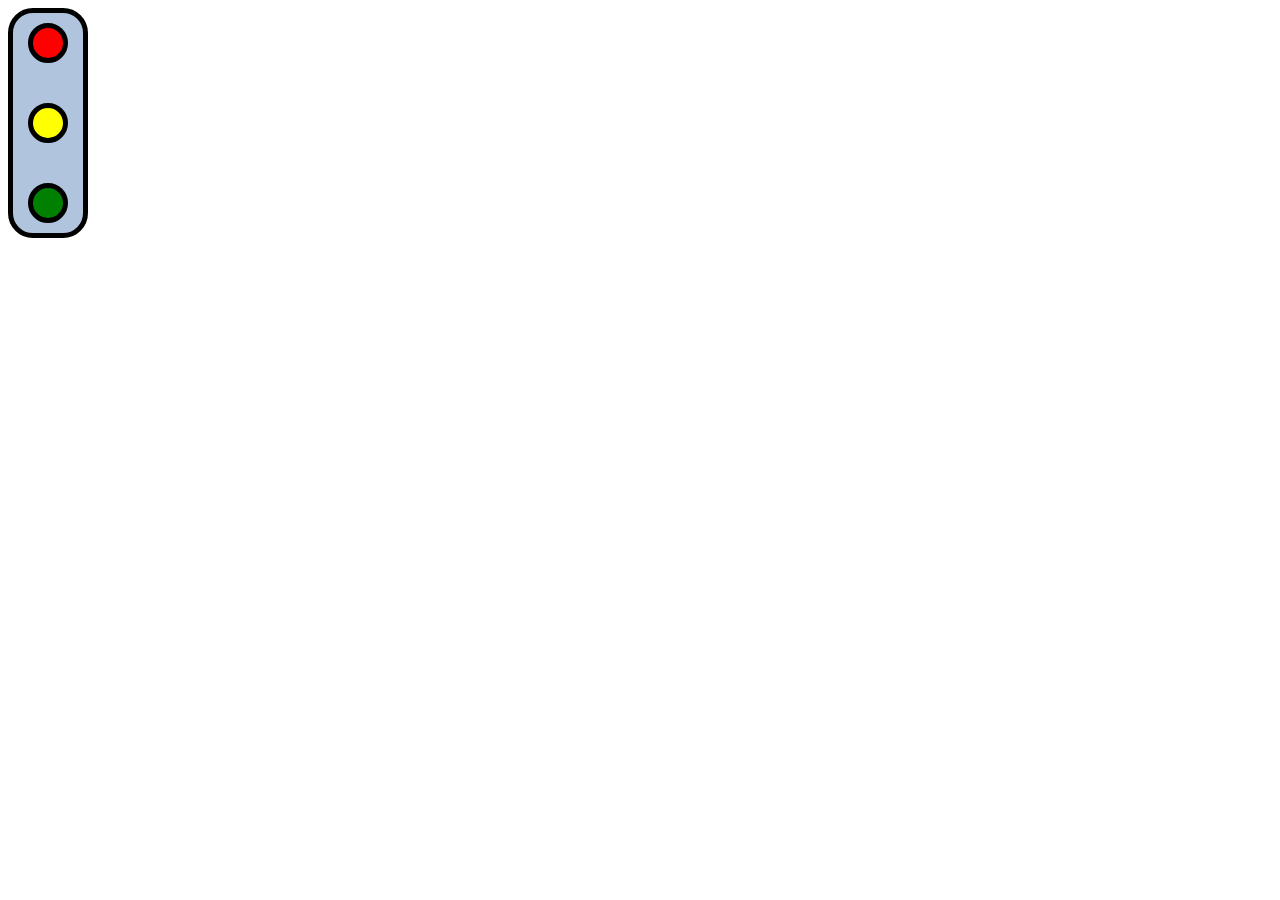
<file: sm10/index.html>
<!DOCTYPE html>
<html>

<head>
    <meta charset="utf-8">
    <title>Светофор</title>
    <link rel="stylesheet" href="style.css">
</head>

<body>
    <div class="svetofor">
        <div class="red"></div>
        <div class="yellow"></div>
        <div class="green"></div>
    </div>
    <script>
        document.addEventListener("DOMContentLoaded", (event) => {
            setInterval(()=>{
                setTimeout(()=>{
                    document.querySelector('.red').style.background = 'red';
                    document.querySelector('.yellow').style.background = 'yellow';
                    document.querySelector('.green').style.background = 'green';
                }, 0);
                setTimeout(()=>{
                    document.querySelector('.red').style.background = 'red';
                    document.querySelector('.yellow').style.background = 'none';
                    document.querySelector('.green').style.background = 'none';
                }, 1000);

                setTimeout(()=>{
                    document.querySelector('.red').style.background = 'none';
                    document.querySelector('.yellow').style.background = 'yellow';
                    document.querySelector('.green').style.background = 'none';
                }, 2000);

                setTimeout(()=>{
                    document.querySelector('.red').style.background = 'none';
                    document.querySelector('.yellow').style.background = 'none';
                    document.querySelector('.green').style.background = 'green';
                }, 3000);
                setTimeout(()=>{
                    document.querySelector('.red').style.background = 'red';
                    document.querySelector('.yellow').style.background = 'yellow';
                    document.querySelector('.green').style.background = 'green';
                }, 4000);
            }, 5000);
        });
    </script>
</body>

</html>
</file>
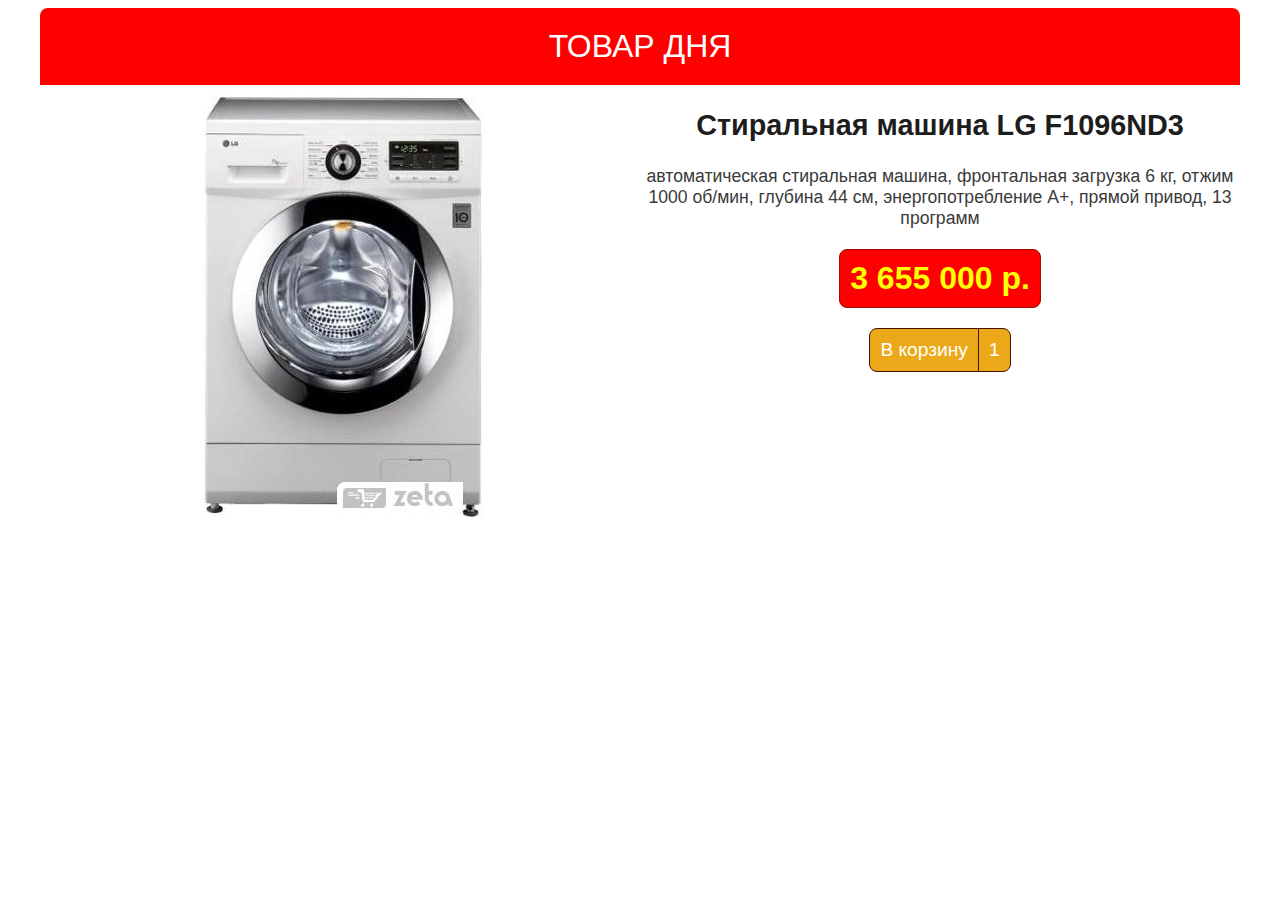
<file: sm11/index.html>
<!DOCTYPE html>
<html>

<head>
    <meta charset="utf-8">
    <title>Стиральная машина</title>
    <link rel="stylesheet" href="style.css">
</head>

<body>
    <div class="container">
        <div class="tovar">
            <div class="heading">
                Товар дня
            </div>
            <div class="content">
                <div class="image">
                    <img src="photo.png" alt="Стиральная машина">
                </div>
                <div class="info">
                    <h2>
                        Стиральная машина LG F1096ND3
                    </h2>
                    <p class="description">
                        автоматическая стиральная машина, фронтальная загрузка 6 кг, отжим 1000 об/мин, глубина 44 см, энергопотребление A+, прямой привод, 13 программ
                    </p>
                    <div class="price">3&nbsp;655&nbsp;000 р.</div>
                    <div class="cart">
                        <span>В корзину</span>
                        <span>
                            1
                        </span>
                    </div>
                </div>
            </div>
        </div>
    </div>
    
    
</body>

</html>
</file>
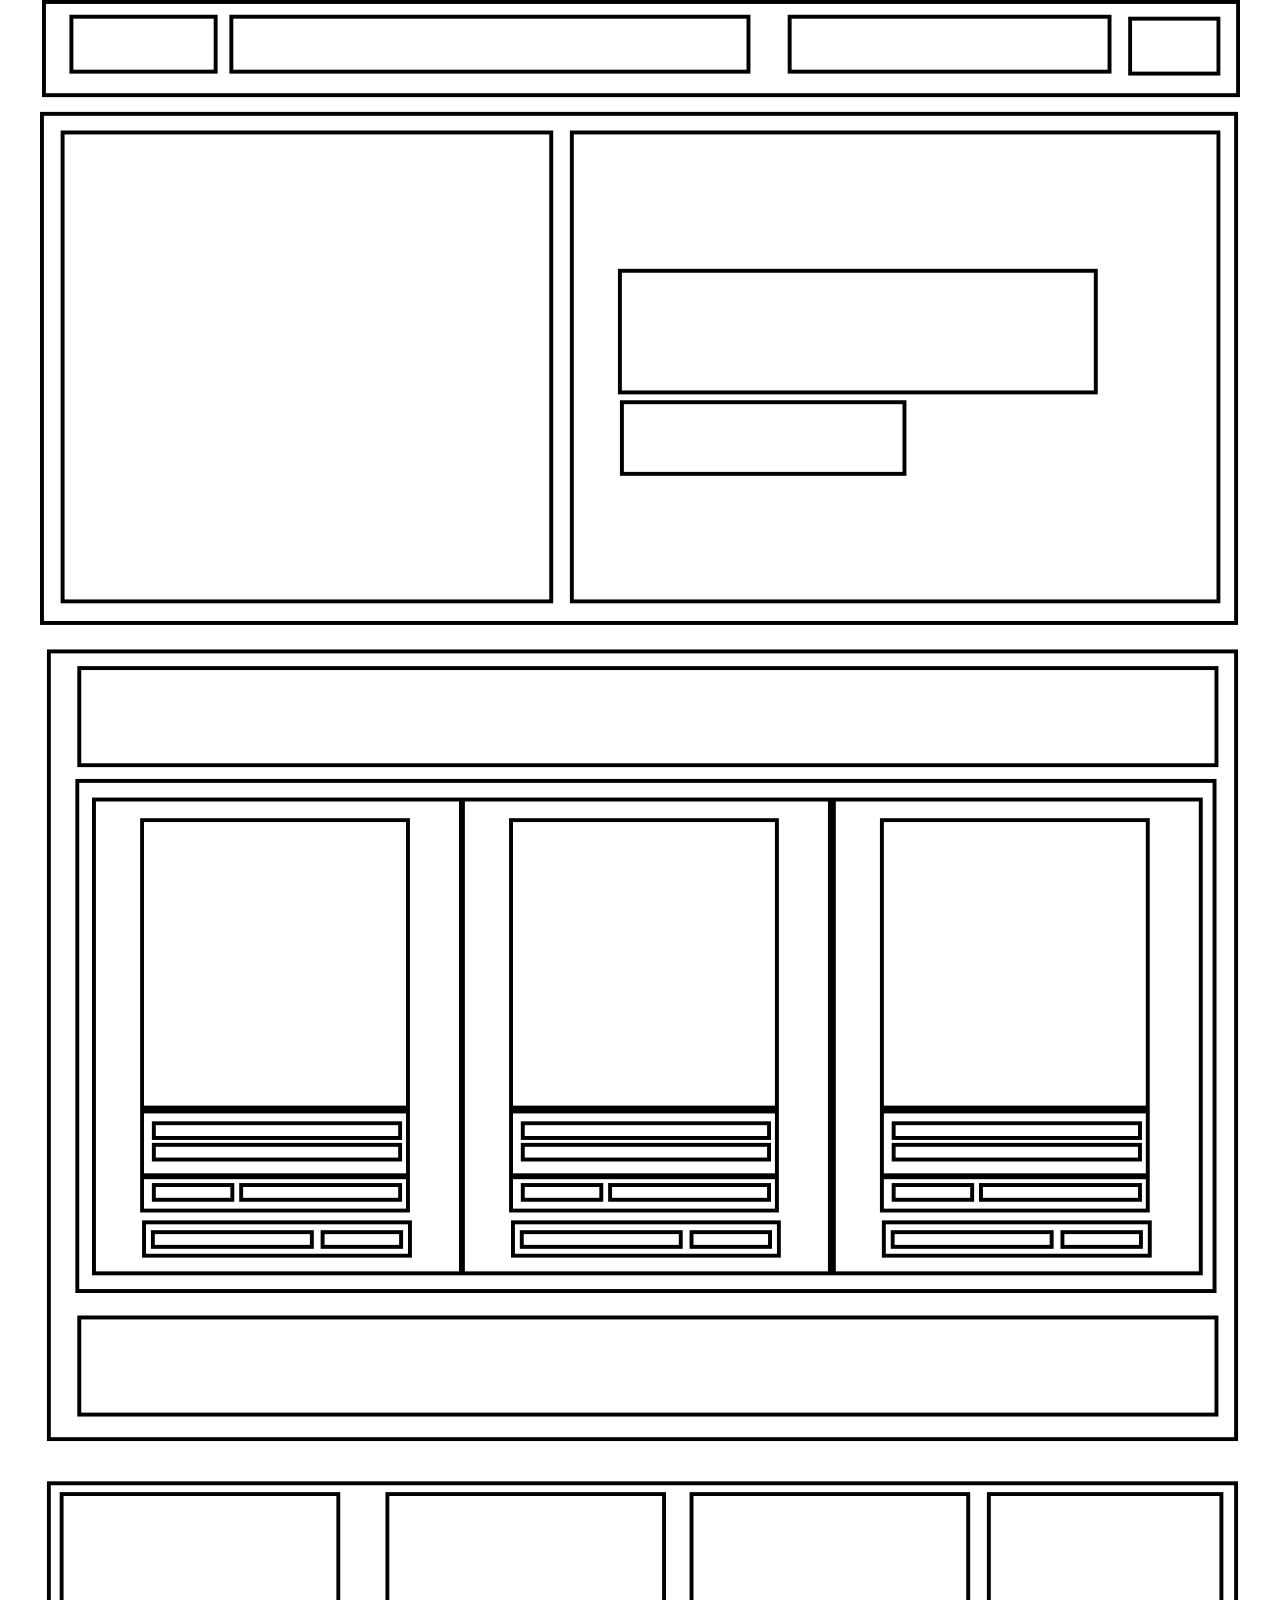
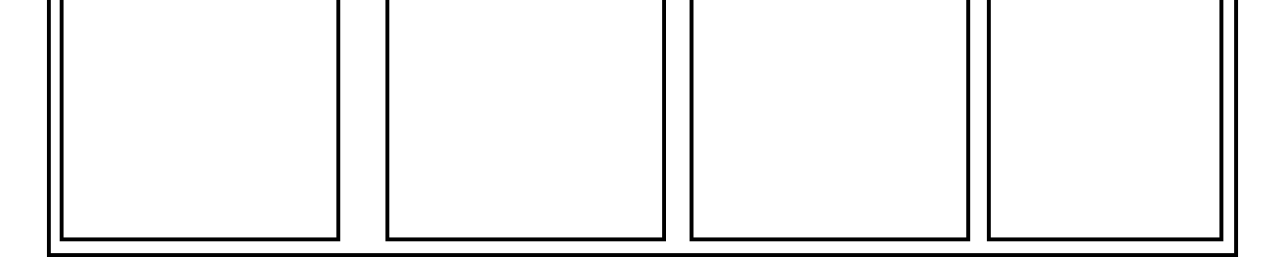
<file: sm12/index.html>
<!DOCTYPE html>
<html lang="en">
<head>
    <meta charset="UTF-8">
    <meta name="viewport" content="width=device-width, initial-scale=1.0">
    <title>inferno</title>
    <link rel="stylesheet" href="css/style.css">
</head>
<body>
        <img src="img/каркас.png" />
</body>
</html>
</file>
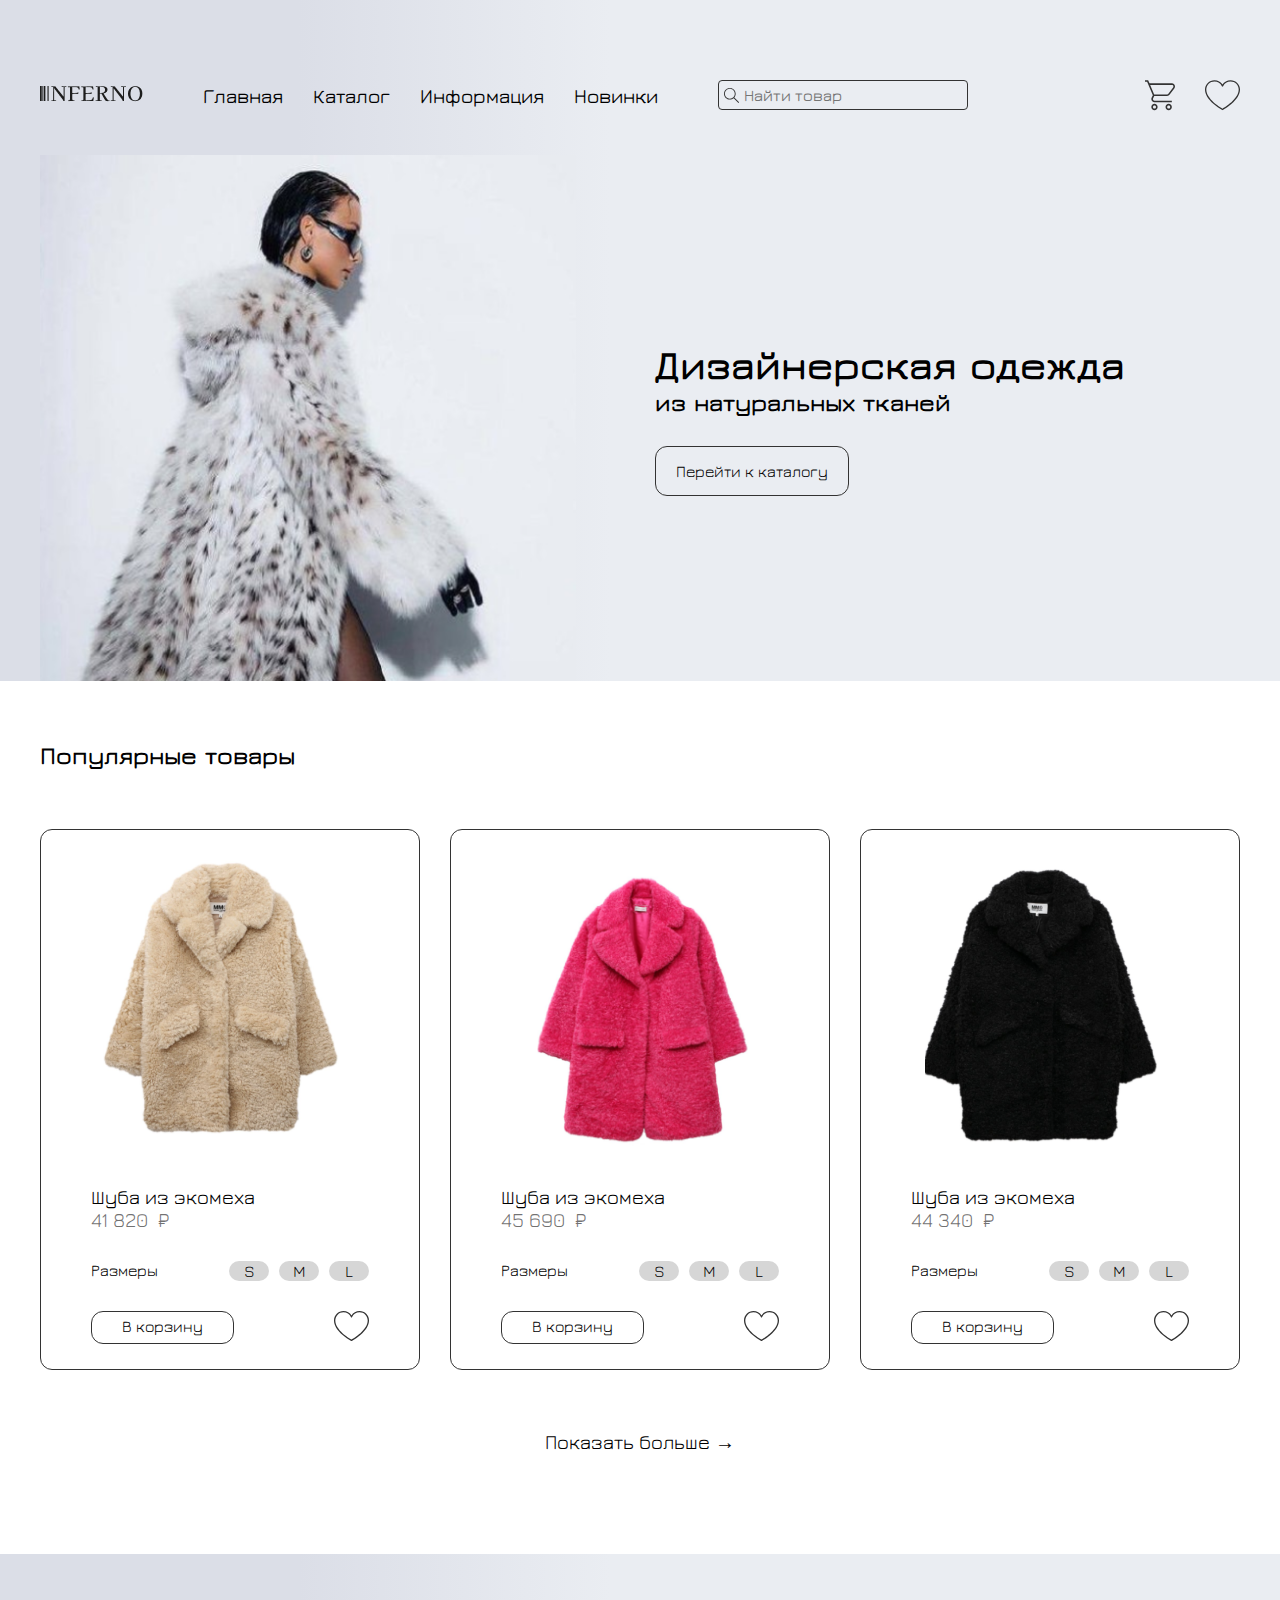
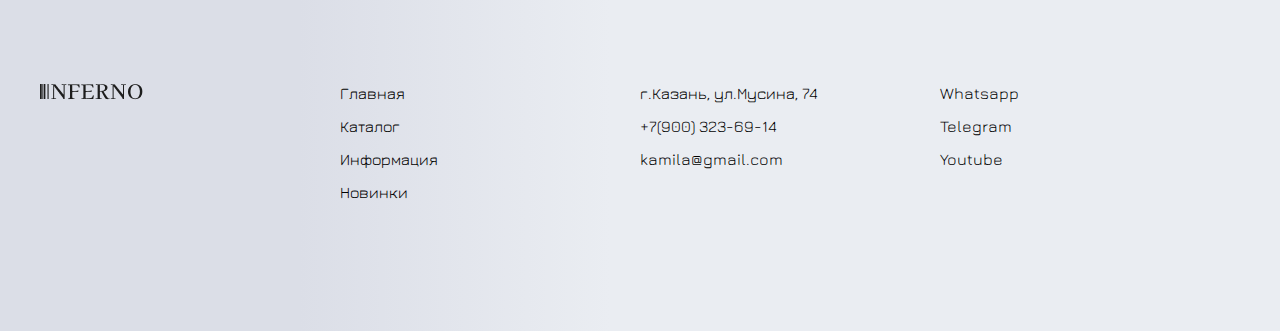
<file: sm14/index.html>
<!DOCTYPE html>
<html lang="en">
<head>
    <meta charset="UTF-8">
    <meta name="viewport" content="width=device-width, initial-scale=1.0">
    <title>inferno</title>
    <link rel="preconnect" href="https://fonts.googleapis.com">
    <link rel="preconnect" href="https://fonts.gstatic.com" crossorigin>
    <link href="https://fonts.googleapis.com/css2?family=Jura:wght@300..700&display=swap" rel="stylesheet">
    <link rel="stylesheet" href="css/style.css">
</head>
<body>
    <header>
        <div class="container">
            <nav>
                <a href="index.html" class="logo">
                    <img src="img/logotype.png" alt="">
                </a>
                <div class="menu">
                    <a href="index.html">Главная</a>
                    <a href="">Каталог</a>
                    <a href="">Информация</a>
                    <a href="">Новинки</a>
                </div>
                <div class="search-field">
                    <svg width="15" height="16" viewBox="0 0 15 16" fill="none" xmlns="http://www.w3.org/2000/svg">
                        <path d="M14.8634 15.0883L10.3238 10.5044C11.1699 9.48733 11.6799 8.17887 11.6799 6.75014C11.6799 3.5131 9.06521 0.888916 5.83993 0.888916C2.61466 0.888916 0 3.5131 0 6.75014C0 9.98718 2.61466 12.6114 5.83993 12.6114C7.30529 12.6114 8.6438 12.0684 9.66929 11.1733L14.2025 15.7516C14.3849 15.9347 14.6809 15.9347 14.8633 15.7516C15.0456 15.5685 15.0456 15.2717 14.8633 15.0883H14.8634ZM5.83993 11.6813C3.12647 11.6813 0.926681 9.4735 0.926681 6.75014C0.926681 4.02678 3.12647 1.81898 5.83993 1.81898C8.5534 1.81898 10.7532 4.02678 10.7532 6.75014C10.7532 9.4735 8.5534 11.6813 5.83993 11.6813Z" fill="#333333"/>
                    </svg>
                    <input type="text" placeholder="Найти товар">
                </div>
                <div class="menu-buttons">
                    <svg width="30" height="31" viewBox="0 0 30 31" fill="none" xmlns="http://www.w3.org/2000/svg">
                        <path d="M23.6842 23.8508C24.5217 23.8508 25.325 24.1835 25.9172 24.7758C26.5094 25.368 26.8421 26.1712 26.8421 27.0087C26.8421 27.8463 26.5094 28.6495 25.9172 29.2417C25.325 29.8339 24.5217 30.1666 23.6842 30.1666C22.8467 30.1666 22.0435 29.8339 21.4512 29.2417C20.859 28.6495 20.5263 27.8463 20.5263 27.0087C20.5263 26.1712 20.859 25.368 21.4512 24.7758C22.0435 24.1835 22.8467 23.8508 23.6842 23.8508ZM23.6842 25.4298C23.2654 25.4298 22.8638 25.5961 22.5677 25.8922C22.2716 26.1884 22.1053 26.59 22.1053 27.0087C22.1053 27.4275 22.2716 27.8291 22.5677 28.1252C22.8638 28.4213 23.2654 28.5877 23.6842 28.5877C24.103 28.5877 24.5046 28.4213 24.8007 28.1252C25.0968 27.8291 25.2632 27.4275 25.2632 27.0087C25.2632 26.59 25.0968 26.1884 24.8007 25.8922C24.5046 25.5961 24.103 25.4298 23.6842 25.4298ZM9.47368 23.8508C10.3112 23.8508 11.1144 24.1835 11.7067 24.7758C12.2989 25.368 12.6316 26.1712 12.6316 27.0087C12.6316 27.8463 12.2989 28.6495 11.7067 29.2417C11.1144 29.8339 10.3112 30.1666 9.47368 30.1666C8.63616 30.1666 7.83294 29.8339 7.24072 29.2417C6.6485 28.6495 6.31579 27.8463 6.31579 27.0087C6.31579 26.1712 6.6485 25.368 7.24072 24.7758C7.83294 24.1835 8.63616 23.8508 9.47368 23.8508ZM9.47368 25.4298C9.05492 25.4298 8.65331 25.5961 8.3572 25.8922C8.06109 26.1884 7.89474 26.59 7.89474 27.0087C7.89474 27.4275 8.06109 27.8291 8.3572 28.1252C8.65331 28.4213 9.05492 28.5877 9.47368 28.5877C9.89245 28.5877 10.2941 28.4213 10.5902 28.1252C10.8863 27.8291 11.0526 27.4275 11.0526 27.0087C11.0526 26.59 10.8863 26.1884 10.5902 25.8922C10.2941 25.5961 9.89245 25.4298 9.47368 25.4298ZM26.8421 4.90347H5.16316L9.18947 14.3772H22.1053C22.6263 14.3772 23.0842 14.1245 23.3684 13.7456L28.1053 7.42978C28.3105 7.16136 28.4211 6.82978 28.4211 6.48242C28.4211 6.06365 28.2547 5.66204 27.9586 5.36593C27.6625 5.06982 27.2609 4.90347 26.8421 4.90347ZM22.1053 15.9561H9.26842L8.05263 18.4193L7.89474 19.114C7.89474 19.5328 8.06109 19.9344 8.3572 20.2305C8.65331 20.5266 9.05492 20.6929 9.47368 20.6929H26.8421V22.2719H9.47368C8.63616 22.2719 7.83294 21.9392 7.24072 21.347C6.6485 20.7547 6.31579 19.9515 6.31579 19.114C6.31532 18.5783 6.45116 18.0512 6.71053 17.5824L7.84737 15.2614L2.11579 1.74557H0V0.166626H3.15789L4.5 3.32452H26.8421C27.6796 3.32452 28.4829 3.65723 29.0751 4.24945C29.6673 4.84167 30 5.64489 30 6.48242C30 7.27189 29.7316 7.93505 29.2895 8.47189L24.6947 14.614C24.1263 15.4193 23.1789 15.9561 22.1053 15.9561Z" fill="#333333"/>
                        </svg>
                        <svg width="35" height="31" viewBox="0 0 35 31" fill="none" xmlns="http://www.w3.org/2000/svg">
                            <path d="M25.6019 0.166626C22.1278 0.166626 19.1333 1.82804 17.5 4.58021C15.8667 1.82804 12.8722 0.166626 9.39815 0.166626C6.90653 0.169646 4.51781 1.16693 2.75597 2.93971C0.994125 4.7125 0.0030017 7.11605 0 9.62314C0 14.2846 2.91667 19.1563 8.65278 24.0998C11.3013 26.3675 14.161 28.373 17.1921 30.0884C17.2867 30.1397 17.3925 30.1666 17.5 30.1666C17.6075 30.1666 17.7133 30.1397 17.8079 30.0884C20.839 28.373 23.6987 26.3675 26.3472 24.0998C32.0833 19.1563 35 14.2846 35 9.62314C34.997 7.11605 34.0059 4.7125 32.244 2.93971C30.4822 1.16693 28.0935 0.169646 25.6019 0.166626ZM17.5 28.7677C15.2315 27.4699 1.2963 19.0911 1.2963 9.62314C1.29887 7.46185 2.15328 5.38982 3.67212 3.86155C5.19095 2.33328 7.25019 1.47356 9.39815 1.47097C12.8187 1.47097 15.6933 3.31499 16.9005 6.28239C16.9493 6.402 17.0324 6.50431 17.1391 6.57631C17.2459 6.64831 17.3715 6.68675 17.5 6.68675C17.6285 6.68675 17.7541 6.64831 17.8609 6.57631C17.9676 6.50431 18.0507 6.402 18.0995 6.28239C19.3067 3.31499 22.1812 1.47097 25.6019 1.47097C27.7498 1.47356 29.809 2.33328 31.3279 3.86155C32.8467 5.38982 33.7011 7.46185 33.7037 9.62314C33.7037 19.0797 19.7685 27.4699 17.5 28.7677Z" fill="#333333"/>
                            </svg>
                                         
                </div>
            </nav>
            <div class="header-banner">
                <div class="header-img">
                    <img src="img/image 1.png" alt="">
                </div>
                <div>
                    <div class="header-title">
                        <h1>
                            Дизайнерская одежда 
                        </h1>
                        <h3>
                            из натуральных тканей
                        </h3>
                    </div>
                    <a href="#" class="btn">Перейти к каталогу</a>
                </div>
            </div>
        </div>
    </header>
    <main>
        <div class="container">
            <h2>
                Популярные товары
            </h2>
            <section class="cards">
                <div class="card">
                    <img src="img/image 4.png" alt="">
                    <p class="card-title">
                        <span>
                            Шуба из экомеха
                        </span>
                        <span class="card-price">41&nbsp;820&nbsp;  ₽</span>
                    </p>
                    <div class="card-badges">
                        <span>Размеры</span>
                        <div>
                            <div class="card-badge">
                                S
                            </div>
                            <div class="card-badge">
                                M
                            </div>
                            <div class="card-badge">
                                L
                            </div>
                        </div>
                    </div>
                    <p class="card-btns">
                        <a href="" class="btn btn-cart">В корзину</a>
                        <a href="" class="fav-btn">
                            <svg width="35" height="30" viewBox="0 0 35 30" fill="none" xmlns="http://www.w3.org/2000/svg">
                            <path d="M25.6019 0C22.1278 0 19.1333 1.66141 17.5 4.41359C15.8667 1.66141 12.8722 0 9.39815 0C6.90653 0.00302034 4.51781 1.0003 2.75597 2.77309C0.994125 4.54587 0.0030017 6.94942 0 9.45652C0 14.1179 2.91667 18.9897 8.65278 23.9331C11.3013 26.2009 14.161 28.2064 17.1921 29.9217C17.2867 29.9731 17.3925 30 17.5 30C17.6075 30 17.7133 29.9731 17.8079 29.9217C20.839 28.2064 23.6987 26.2009 26.3472 23.9331C32.0833 18.9897 35 14.1179 35 9.45652C34.997 6.94942 34.0059 4.54587 32.244 2.77309C30.4822 1.0003 28.0935 0.00302034 25.6019 0ZM17.5 28.6011C15.2315 27.3033 1.2963 18.9244 1.2963 9.45652C1.29887 7.29522 2.15328 5.22319 3.67212 3.69492C5.19095 2.16665 7.25019 1.30694 9.39815 1.30435C12.8187 1.30435 15.6933 3.14837 16.9005 6.11576C16.9493 6.23537 17.0324 6.33768 17.1391 6.40968C17.2459 6.48169 17.3715 6.52013 17.5 6.52013C17.6285 6.52013 17.7541 6.48169 17.8609 6.40968C17.9676 6.33768 18.0507 6.23537 18.0995 6.11576C19.3067 3.14837 22.1812 1.30435 25.6019 1.30435C27.7498 1.30694 29.809 2.16665 31.3279 3.69492C32.8467 5.22319 33.7011 7.29522 33.7037 9.45652C33.7037 18.913 19.7685 27.3033 17.5 28.6011Z" fill="#333333"/>
                            </svg>
                        </a>
                    </p>
                </div>
                

                <div class="card">
                    <img src="img/image 3.png" alt="">
                    <p class="card-title">
                        <span>
                            Шуба из экомеха
                        </span>
                        <span class="card-price">45&nbsp;690&nbsp;  ₽</span>
                    </p>
                    <div class="card-badges">
                        <span>Размеры</span>
                        <div>
                            <div class="card-badge">
                                S
                            </div>
                            <div class="card-badge">
                                M
                            </div>
                            <div class="card-badge">
                                L
                            </div>
                        </div>
                    </div>
                    <p class="card-btns">
                        <a href="" class="btn btn-cart">В корзину</a>
                        <a href="" class="fav-btn">
                            <svg width="35" height="30" viewBox="0 0 35 30" fill="none" xmlns="http://www.w3.org/2000/svg">
                            <path d="M25.6019 0C22.1278 0 19.1333 1.66141 17.5 4.41359C15.8667 1.66141 12.8722 0 9.39815 0C6.90653 0.00302034 4.51781 1.0003 2.75597 2.77309C0.994125 4.54587 0.0030017 6.94942 0 9.45652C0 14.1179 2.91667 18.9897 8.65278 23.9331C11.3013 26.2009 14.161 28.2064 17.1921 29.9217C17.2867 29.9731 17.3925 30 17.5 30C17.6075 30 17.7133 29.9731 17.8079 29.9217C20.839 28.2064 23.6987 26.2009 26.3472 23.9331C32.0833 18.9897 35 14.1179 35 9.45652C34.997 6.94942 34.0059 4.54587 32.244 2.77309C30.4822 1.0003 28.0935 0.00302034 25.6019 0ZM17.5 28.6011C15.2315 27.3033 1.2963 18.9244 1.2963 9.45652C1.29887 7.29522 2.15328 5.22319 3.67212 3.69492C5.19095 2.16665 7.25019 1.30694 9.39815 1.30435C12.8187 1.30435 15.6933 3.14837 16.9005 6.11576C16.9493 6.23537 17.0324 6.33768 17.1391 6.40968C17.2459 6.48169 17.3715 6.52013 17.5 6.52013C17.6285 6.52013 17.7541 6.48169 17.8609 6.40968C17.9676 6.33768 18.0507 6.23537 18.0995 6.11576C19.3067 3.14837 22.1812 1.30435 25.6019 1.30435C27.7498 1.30694 29.809 2.16665 31.3279 3.69492C32.8467 5.22319 33.7011 7.29522 33.7037 9.45652C33.7037 18.913 19.7685 27.3033 17.5 28.6011Z" fill="#333333"/>
                            </svg>
                        </a>
                    </p>
                </div>


                <div class="card">
                    <img src="img/image 5.png" alt="">
                    <p class="card-title">
                        <span>
                            Шуба из экомеха
                        </span>
                        <span class="card-price">44&nbsp;340&nbsp;  ₽</span>
                    </p>
                    <div class="card-badges">
                        <span>Размеры</span>
                        <div>
                            <div class="card-badge">
                                S
                            </div>
                            <div class="card-badge">
                                M
                            </div>
                            <div class="card-badge">
                                L
                            </div>
                        </div>
                    </div>
                    <p class="card-btns">
                        <a href="" class="btn btn-cart">В корзину</a>
                        <a href="" class="fav-btn">
                            <svg width="35" height="30" viewBox="0 0 35 30" fill="none" xmlns="http://www.w3.org/2000/svg">
                            <path d="M25.6019 0C22.1278 0 19.1333 1.66141 17.5 4.41359C15.8667 1.66141 12.8722 0 9.39815 0C6.90653 0.00302034 4.51781 1.0003 2.75597 2.77309C0.994125 4.54587 0.0030017 6.94942 0 9.45652C0 14.1179 2.91667 18.9897 8.65278 23.9331C11.3013 26.2009 14.161 28.2064 17.1921 29.9217C17.2867 29.9731 17.3925 30 17.5 30C17.6075 30 17.7133 29.9731 17.8079 29.9217C20.839 28.2064 23.6987 26.2009 26.3472 23.9331C32.0833 18.9897 35 14.1179 35 9.45652C34.997 6.94942 34.0059 4.54587 32.244 2.77309C30.4822 1.0003 28.0935 0.00302034 25.6019 0ZM17.5 28.6011C15.2315 27.3033 1.2963 18.9244 1.2963 9.45652C1.29887 7.29522 2.15328 5.22319 3.67212 3.69492C5.19095 2.16665 7.25019 1.30694 9.39815 1.30435C12.8187 1.30435 15.6933 3.14837 16.9005 6.11576C16.9493 6.23537 17.0324 6.33768 17.1391 6.40968C17.2459 6.48169 17.3715 6.52013 17.5 6.52013C17.6285 6.52013 17.7541 6.48169 17.8609 6.40968C17.9676 6.33768 18.0507 6.23537 18.0995 6.11576C19.3067 3.14837 22.1812 1.30435 25.6019 1.30435C27.7498 1.30694 29.809 2.16665 31.3279 3.69492C32.8467 5.22319 33.7011 7.29522 33.7037 9.45652C33.7037 18.913 19.7685 27.3033 17.5 28.6011Z" fill="#333333"/>
                            </svg>
                        </a>
                    </p>
                </div>


            </section>
            <section>
                <a class="text-center show-more" href="">Показать больше →</a>
            </section>
        </div>
    </main>
    
    <footer>
        <div class="container">
            <div>
                <a href="index.html" class="logo">
                    <img src="img/logotype.png" alt="">
                </a>
            </div>
            <div class="menu">
                <a href="index.html">Главная</a>
                <a href="catalog.html">Каталог</a>
                <a href="">Информация</a>
                <a href="">Новинки</a>
            </div>
            <div class="contacts">
                <a href="">г.Казань, ул.Мусина, 74</a>
                <a href="tel:+7(900) 323-69-14">+7(900) 323-69-14</a>
                <a href="mailto:kamila@gmail.com">kamila@gmail.com</a>
            </div>
            <div class="social">
                <a href="https://wa.me/">Whatsapp</a>
                <a href="https://t.me   /durov">Telegram</a>
                <a href="https://youtube.com">Youtube</a>
            </div>
        </div>
    </footer>
</body>
</html>
</file>
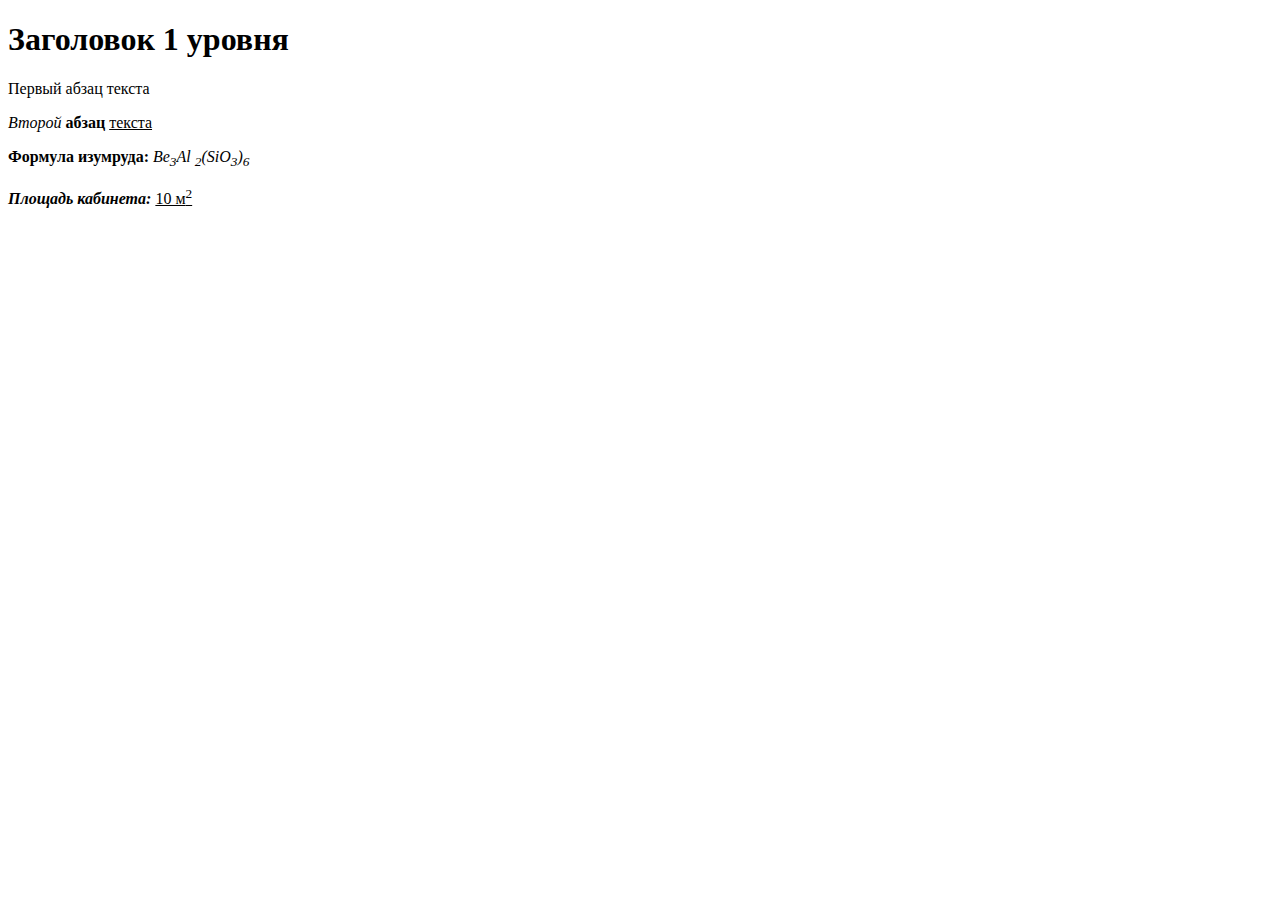
<file: sm2/index.html>
<!DOCTYPE html>
<html lang="en">
<head>
    <meta charset="UTF-8">
</head>
<body>
    <h1><b>Заголовок 1 уровня</b></h1>
    <p>Первый абзац текста</p>
    <p><i>Второй</i> <b>абзац</b> <u>текста</u></p>
    <p><b>Формула изумруда:</b> <i>Be<sub>3</sub>Al <sub>2</sub>(SiO<sub>3</sub>)<sub>6</sub></i></p>
    <p><i><b>Площадь кабинета:</b></i> <u>10 м<sup>2</sup></u></p>
</body>
</html>
</file>
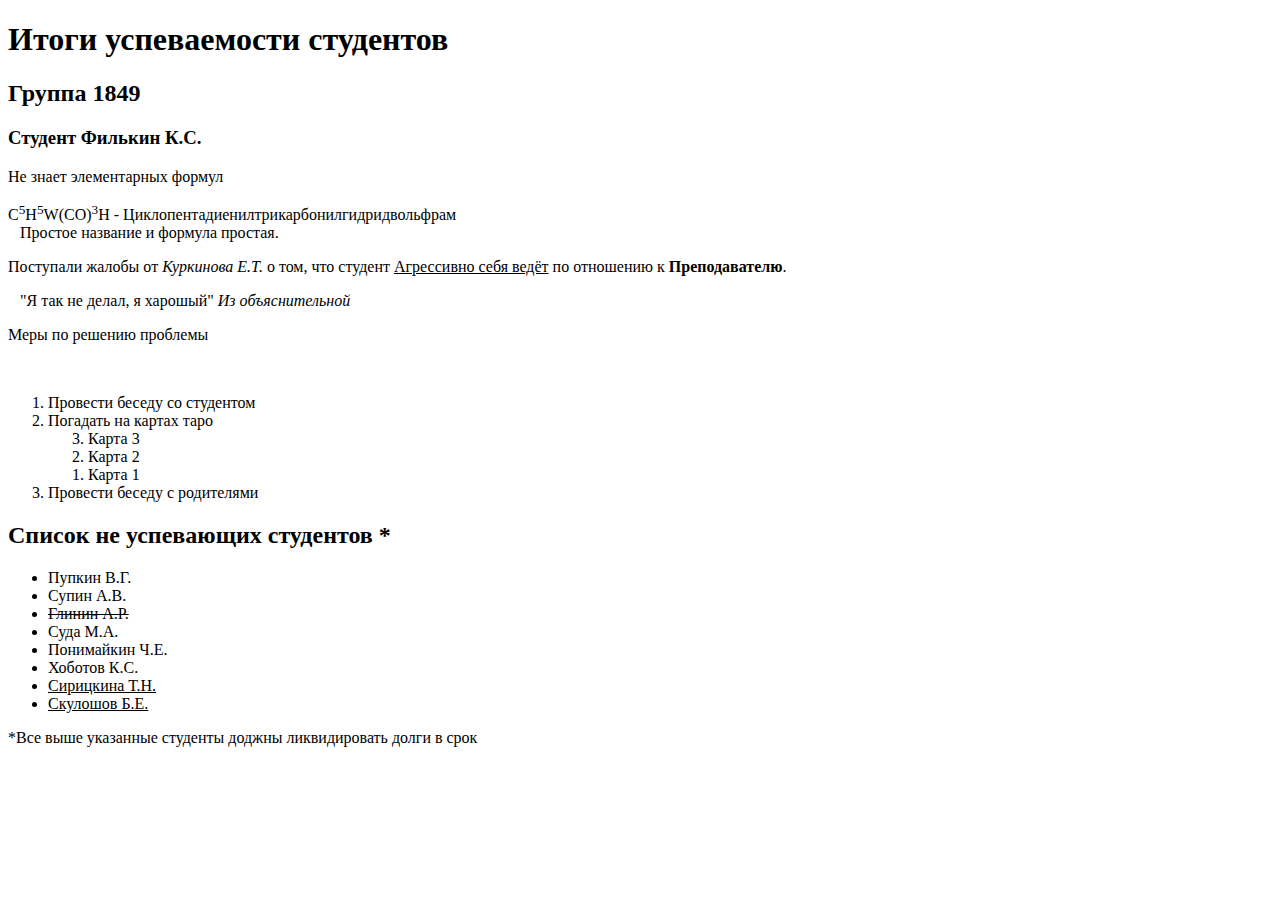
<file: sm3/index.html>
<!DOCTYPE html>
<html lang="en">
<head>
    <meta charset="UTF-8">
</head>
<body>
    <h1>Итоги успеваемости студентов</h1>
    <h2>Группа 1849</h2>
    <h3>Студент Филькин К.С.</h3>
    <p>Не знает элементарных формул</p>
    <p>C<sup>5</sup>H<sup>5</sup>W(CO)<sup>3</sup>H - Циклопентадиенилтрикарбонилгидридвольфрам<br>
    &nbsp;&nbsp;&nbsp;Простое название и формула простая.</p>
    <p>Поступали жалобы от <i>Куркинова Е.Т.</i> о том, что студент <u>Агрессивно себя ведёт</u> по отношению к <strong>Преподавателю</strong>.</p>
    &nbsp;&nbsp;&nbsp;"Я так не делал, я харошый" <i>Из объяснительной</i>
    <p>Меры по решению проблемы</p>
    &nbsp;&nbsp;&nbsp;<ol>
        <li>Провести беседу со студентом</li>
        <li>Погадать на картах таро
            <ol reversed>
                <li>Карта 3</li>
                <li>Карта 2</li>
                <li>Карта 1</li>
            </ol>
        </li>
        <li>Провести беседу с родителями</li>
    </ol>

    <h2>Список не успевающих студентов *</h2>
    <ul>
        <li>Пупкин В.Г.</li>
        <li>Супин А.В.</li>
        <li><strike>Глинин А.Р.</strike></li>
        <li>Суда М.А.</li>
        <li>Понимайкин Ч.Е.</li>
        <li>Хоботов К.С.</li>
        <li><u>Сирицкина Т.Н.</u></li>
        <li><u>Скулошов Б.Е.</u></li>
    </ul>
    <p>*Все выше указанные студенты доджны ликвидировать долги в срок</p>
</body>
</html>
</file>
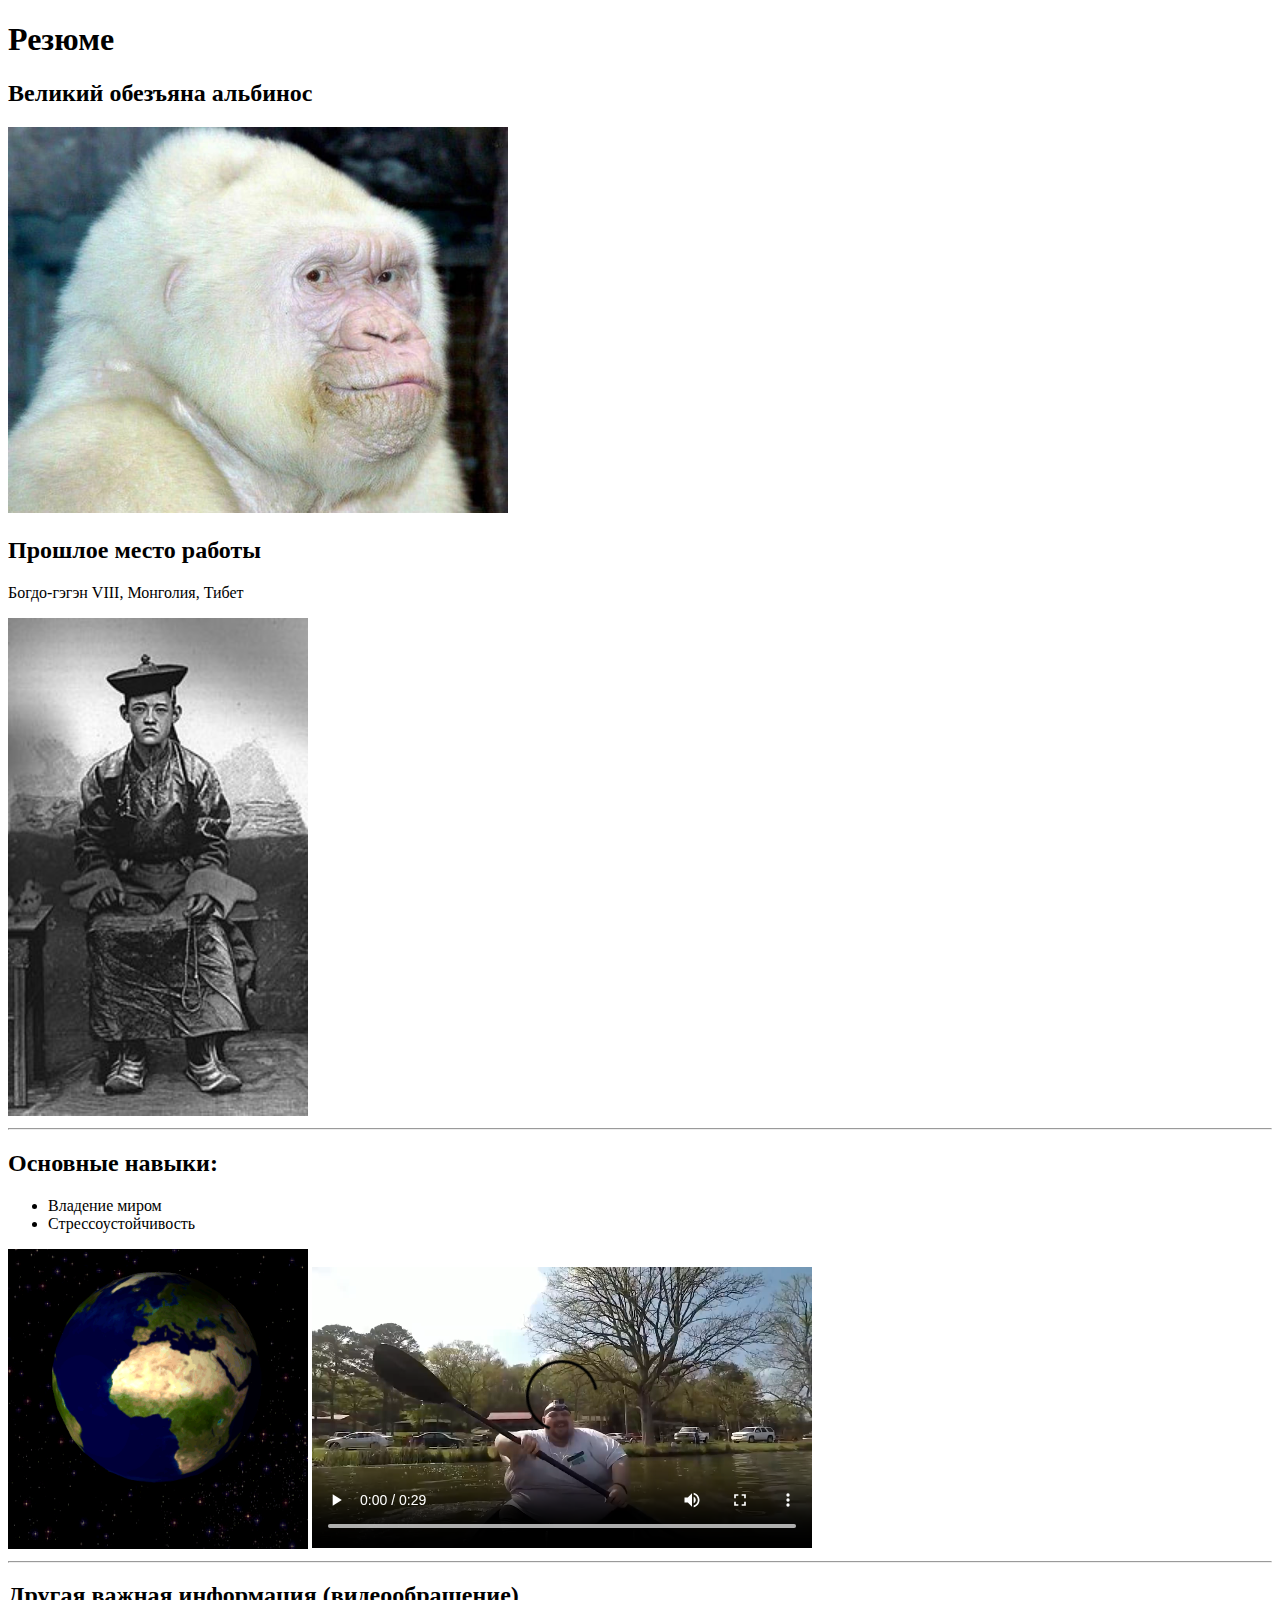
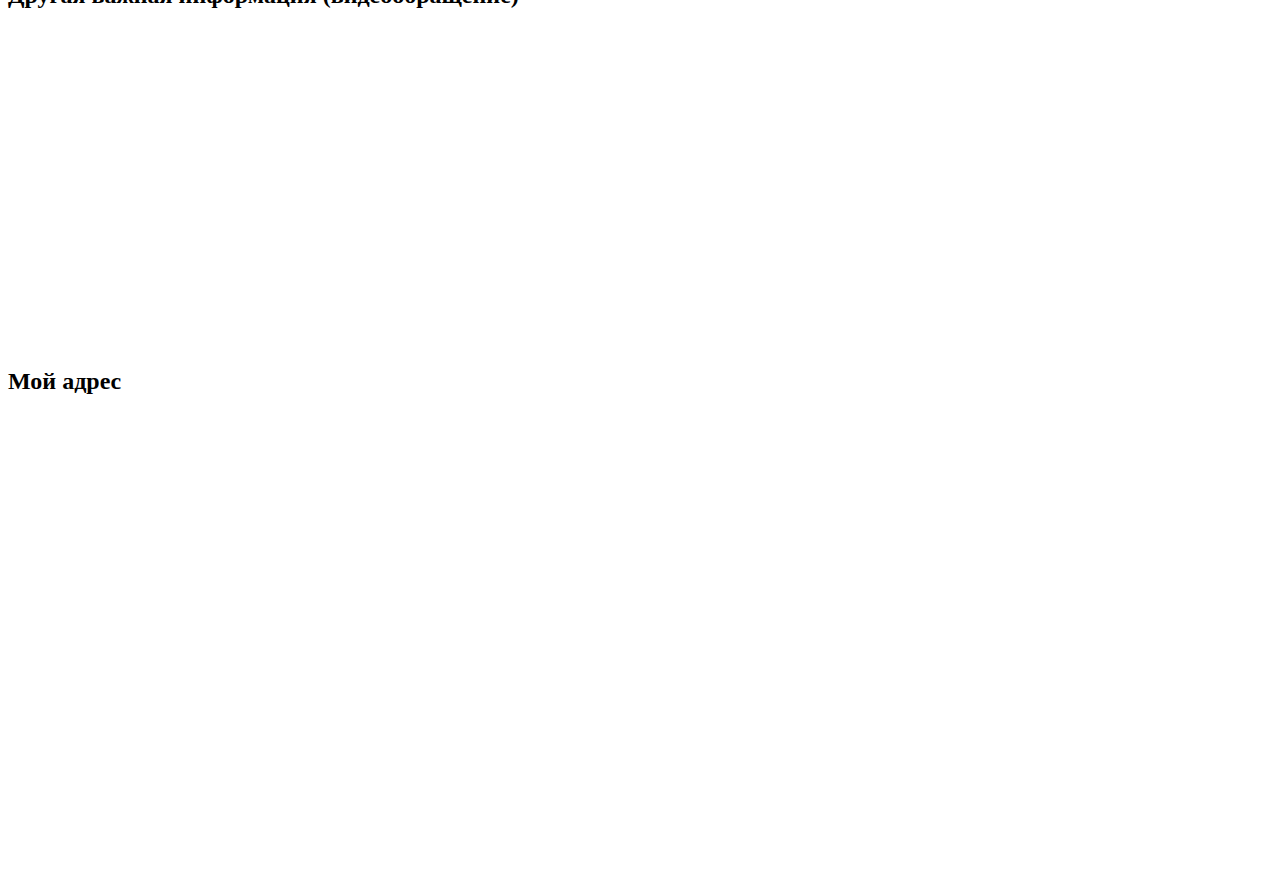
<file: sm4/index.html>
<!DOCTYPE html>
<html lang="en">
<head>
    <meta charset="UTF-8">
</head>
<body>
    <h1>Резюме</h1>
    <h2>Великий обезъяна альбинос</h2>
    <img src="img/).jpg" alt="Великий обезъяна-альбинос" width="500px" title="Великая обезъяна-альбинос">
    <br>
    <h2>Прошлое место работы</h2>
    <p>Богдо-гэгэн VIII, Монголия, Тибет</p>
    <img src="img/200px-BogdKhan.jpg" alt="Богдо-гэгэн VIII в молодости" width="300px">
    
    <hr>
    <h2>Основные навыки:</h2>
    <ul>
        <li>Владение миром</li>
        <li>Стрессоустойчивость</li>
    </ul>
    <img src="img/Rotating_earth_(large).gif" alt="" width="300px">

    <video controls="controls" width="500px">
        <source src="video/Life_could_be_a_dream_rhvF2_JkDhQ_136.mp4" type="">
    </video>

    <hr>

    <h2>Другая важная информация (видеообращение)</h2>
    <iframe width="560" height="315" src="https://www.youtube.com/embed/Y6m2XclLVL4" title="Аудирование уровня Черчилль. Невнятные цитаты Черчилля с расшифровкой" frameborder="0" allow="accelerometer; autoplay; clipboard-write; encrypted-media; gyroscope; picture-in-picture; web-share" allowfullscreen></iframe>

    <h2>Мой адрес</h2>
    <iframe src="https://www.google.com/maps/embed?pb=!1m17!1m12!1m3!1d3317.519001111505!2d-112.633853!3d33.747251999999996!2m3!1f0!2f0!3f0!3m2!1i1024!2i768!4f13.1!3m2!1m1!2zMzPCsDQ0JzUwLjEiTiAxMTLCsDM4JzAxLjkiVw!5e0!3m2!1sru!2sru!4v1705743689367!5m2!1sru!2sru" width="600" height="450" style="border:0;" allowfullscreen="" loading="lazy" referrerpolicy="no-referrer-when-downgrade"></iframe>
</body>
</html>
</file>
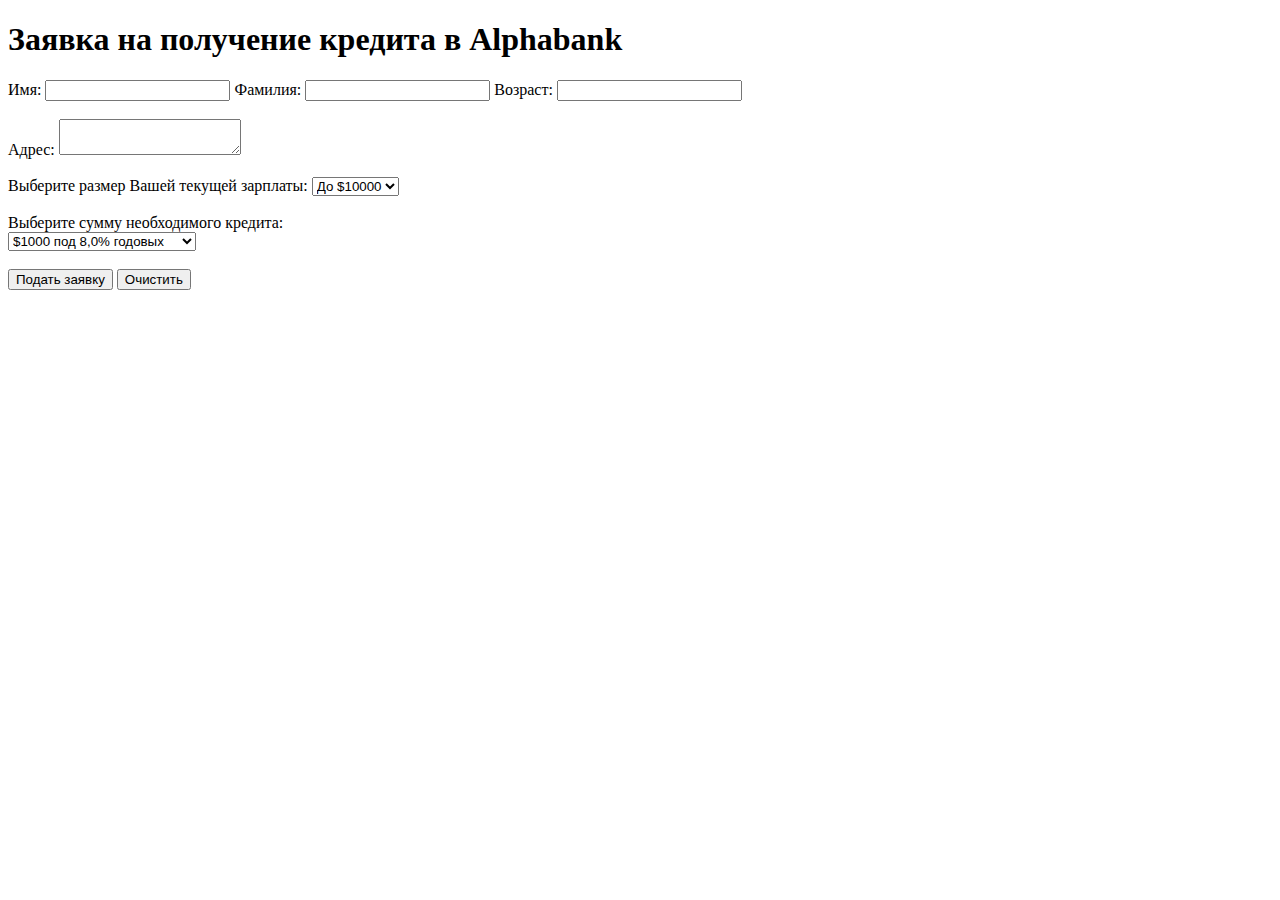
<file: sm7/index.html>
<!DOCTYPE html>
<html lang="ru">
<head>
    <meta charset="UTF-8">
    <title>Заявка на кредит в Alphabank</title>
</head>
<body>
    <h1>Заявка на получение кредита в Alphabank</h1>
    <form action="submit.php" method="post">
        <label for="firstName">Имя:</label>
        <input type="text" id="firstName" name="firstName" required>

        <label for="lastName">Фамилия:</label>
        <input type="text" id="lastName" name="lastName" required>

        <label for="age">Возраст:</label>
        <input type="number" id="age" name="age" required><br><br>

        <label for="address">Адрес:</label>
        <textarea id="address" name="address" required></textarea><br><br>

        <label for="salary">Выберите размер Вашей текущей зарплаты:</label>
        <select id="salary" name="salary">
            <option value="$10000">До $10000</option>
            <option value="$5000">$5000</option>
            <option value="$2000">$2000</option>
        </select><br><br>

        <label for="loanAmount">Выберите сумму необходимого кредита:</label><br>
        <select id="loanAmount" name="loanAmount">
            <option value="$1000"> $1000 под 8,0% годовых</option>
            <option value="$5000"> $5000 под 11,5% годовых</option>
            <option value="$10000">$10000 под 15,0% годовых</option>
        </select><br><br>

        <input type="submit" value="Подать заявку">
        <input type="reset" value="Очистить">
    </form>
</body>
</html>
</file>
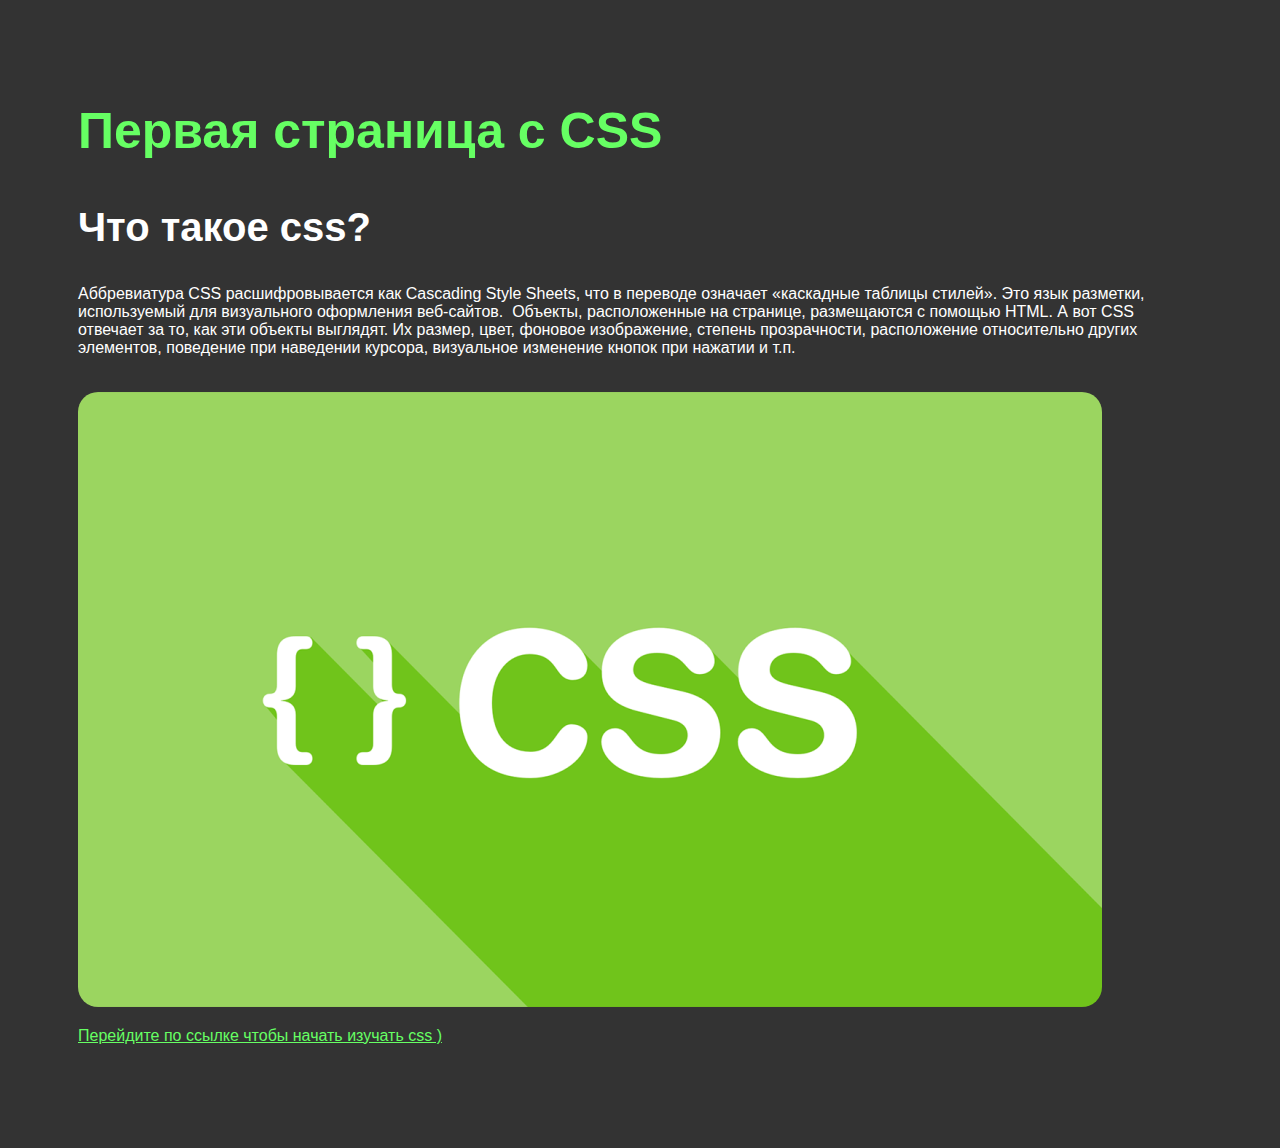
<file: sm8/index.html>
<!DOCTYPE html>
<html>

<head>
    <meta charset="utf-8">
    <title>CSS</title>
    <link rel="stylesheet" href="css/style.css">
</head>

<body>
    <h1>Первая страница с CSS</h1>
    <h2>Что такое css?</h2>
    <p>Аббревиатура CSS расшифровывается как Cascading Style Sheets, что в переводе означает «каскадные таблицы стилей». Это язык разметки, используемый для визуального оформления веб-сайтов. 
        Объекты, расположенные на странице, размещаются с помощью HTML. А вот CSS отвечает за то, как эти объекты выглядят. Их размер, цвет, фоновое изображение, степень прозрачности, расположение относительно других элементов, поведение при наведении курсора, визуальное изменение кнопок при нажатии и т.п. </p>
    <img src="img/b41a7733ee9bd12aa4500d4e412b72ea.png" alt="cssimg">
    <p><a href="https://developer.mozilla.org/ru/docs/Learn/Getting_started_with_the_web/CSS_basics">Перейдите по ссылке чтобы начать изучать css )</a></p>
</body>

</html>
</file>
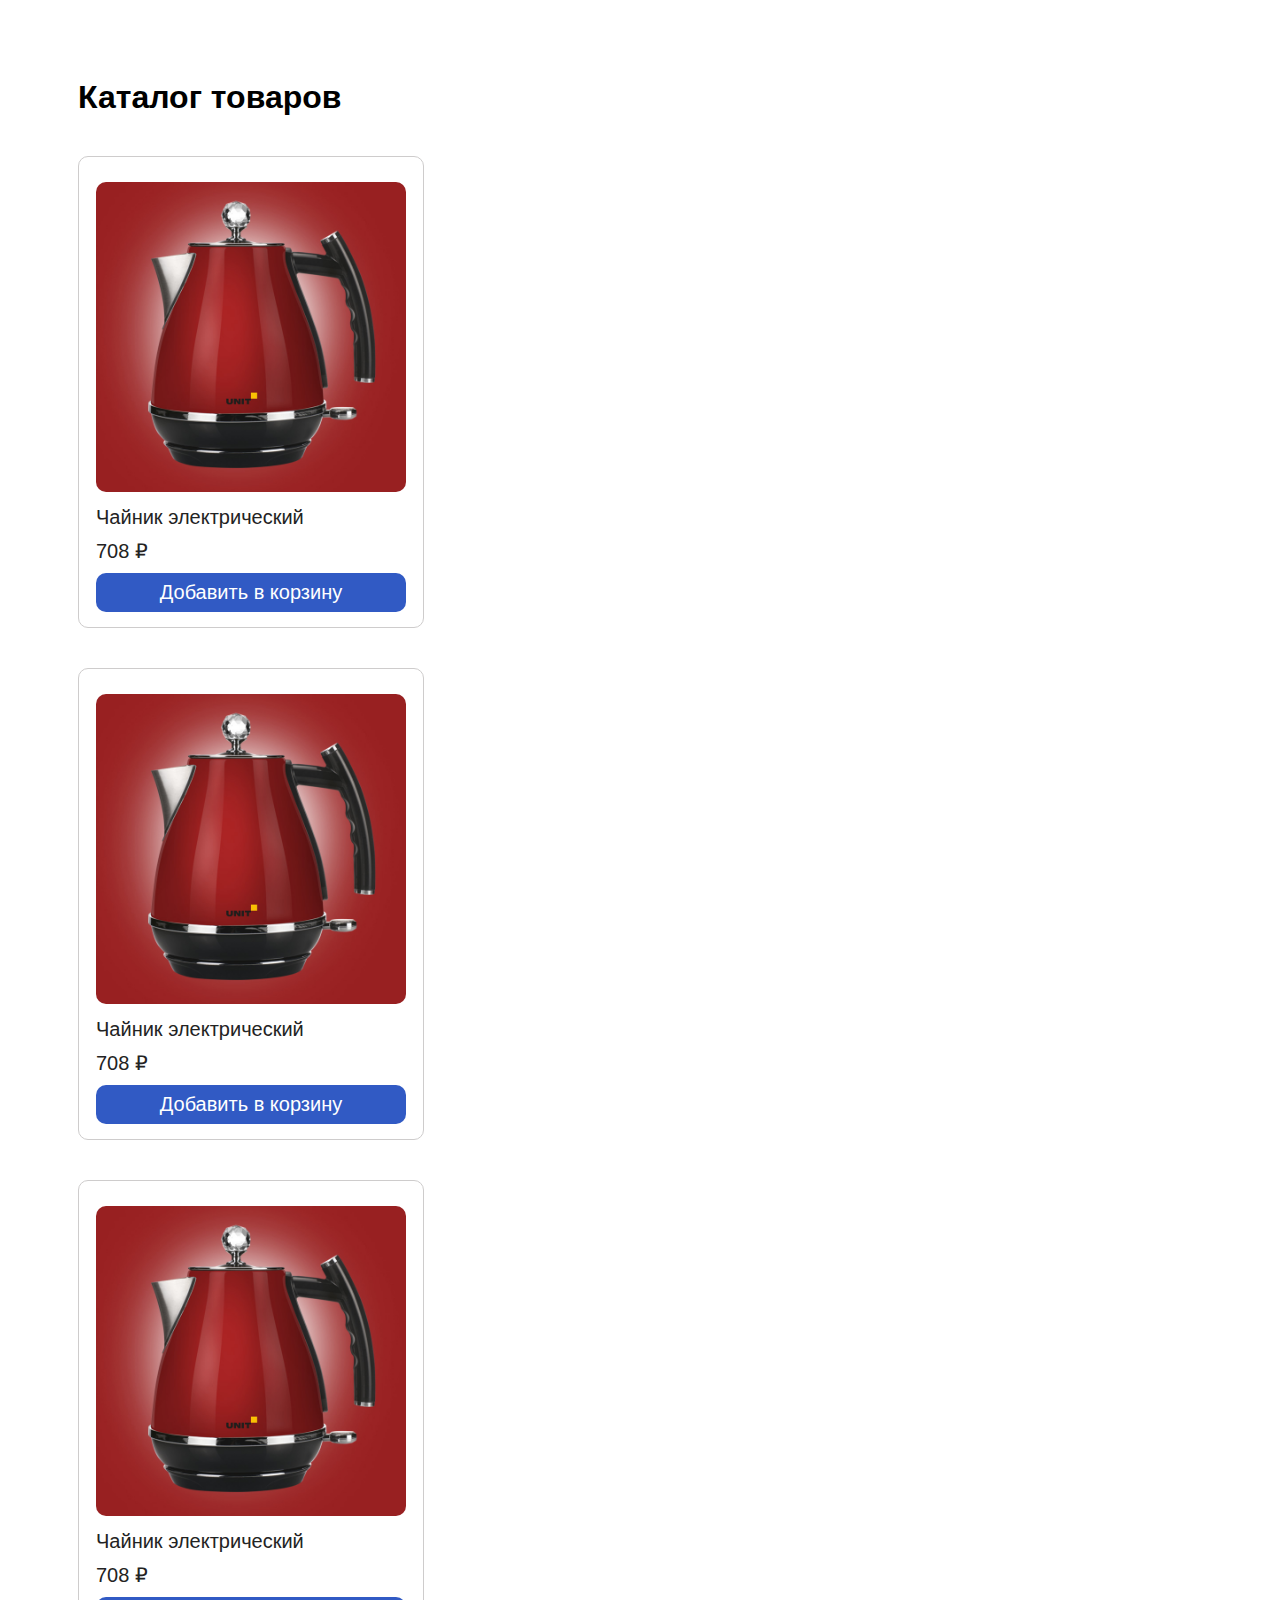
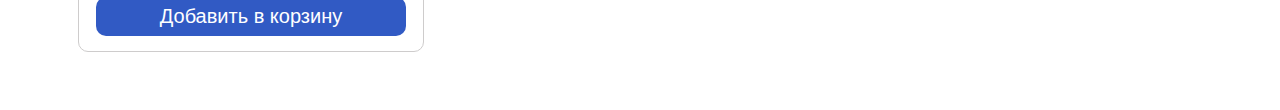
<file: sm9/index.html>
<!DOCTYPE html>
<html lang="en">
<head>
    <meta charset="UTF-8">
    <title>Document</title>
    <link rel="stylesheet" href="style.css">
</head>
<body>
    <h1>Каталог товаров</h1>
    <div class="card">
        <img src="img/ae5e5b6f7315fee2f72c5e6f96cfb24d.jpg" alt="">
        <p>Чайник электрический</p>
        <p class="price">
            708 ₽
        </p>
        <button>Добавить в корзину</button>
    </div>

    <div class="card">
        <img src="img/ae5e5b6f7315fee2f72c5e6f96cfb24d.jpg" alt="">
        <p>Чайник электрический</p>
        <p class="price">
            708 ₽
        </p>
        <button>Добавить в корзину</button>
    </div>

    <div class="card">
        <img src="img/ae5e5b6f7315fee2f72c5e6f96cfb24d.jpg" alt="">
        <p>Чайник электрический</p>
        <p class="price">
            708 ₽
        </p>
        <button>Добавить в корзину</button>
    </div>
</body>
</html>
</file>
<file: sm10/style.css>
.svetofor{
    display: flex;
    flex-direction: column;
    justify-content: space-between;
    align-items: center;
    border: black 5px solid;
    height: 200px;
    width: 50px;
    padding: 10px;
    border-radius: 25px;
    background: lightsteelblue;
}
.svetofor > div{
    border: black 5px solid;
    border-radius: 25px;
    width: 30px;
    height: 30px;
}
.red{
    background: red;
}
.yellow{
    background: yellow;
}
.green{
    background: green;
}
</file>
<file: sm11/style.css>
body{
    font-family: Arial, Helvetica, sans-serif;
}
.container{
    max-width: 1200px;
    margin: auto;
}
.tovar{
    display: flex;
    flex-direction: column;
    border-radius: 8px;
    overflow: hidden;
}
.heading{
    text-transform: uppercase;
    background: red;
    color: #ffffff;
    padding: 20px;
    font-weight: 400;
    text-align: center;
    font-size: 2rem;
}
.content{
    display: grid;
    grid-template-columns: repeat(2, 1fr);
}
.info{
    text-align: center;
}
.info h2{
    color: #1d1d1d;
    font-weight: 600;
    font-size: 1.8rem;
}
.image{
    display: flex;
    align-items: center;
    justify-content: center;
}
.description{
    font-size: 1.1rem;
    color: #3a3a3a;
}
.price{
    padding: 10px;
    color: yellow;
    font-weight: 600;
    background: red;
    border: rgb(156, 13, 3) 1px solid;
    border-radius: 8px;
    font-size: 2rem;
    width: max-content;
    margin: 20px auto;
}
.cart{
    display: flex;
    background: #eba91a;
    color: #ffffff;
    font-size: 1.2rem;
    border-radius: 8px;
    border: #421301 1px solid;
    width: max-content;
    justify-content: space-between;
    margin: 20px auto;
}
.cart span{
    display: flex;
    padding: 10px;
}
.cart span:first-child{
    border-right: 1px solid #421301;
}
.cart img{
    height: 100%;
    aspect-ratio: 1/1;
}
</file>
<file: sm12/css/style.css>
*{
    margin: 0;
    padding: 0;
}
body{
    display: flex;
    justify-content: center;
}
img{
    width: 100%;
    max-width: 1200px;
    margin: 0 auto;
}
</file>
<file: sm14/css/style.css>
*{
    margin: 0;
    padding: 0;
    font-family: 'Jura', sans-serif;
}
a{
    text-decoration: none;
    color: black;
}
.btn{
    padding: 15px 20px;
    border: #333333 1px solid;
    border-radius: 12px;
    display: block;
    width: fit-content;
    text-align: center;
}
.btn-cart{
    padding: 5px 30px;
}
.show-more{
    font-size: 1.25rem;
}
.search-field{
    max-width: 250px;
    width: 100%;
    max-height: 30px;
    box-sizing: border-box;
    border: #333333 1px solid;
    border-radius: 4px;
    padding-inline-start: 5px;
    display: block;
    text-align: center;
    display: flex;
    align-items: center;
    gap: 5px;
}
.search-field input{
    padding-block: 5px;
    border: none;
    background: none;
    color: #333333;
    font-size: 1rem;
    font-weight: 500;
    outline: none;
}

.text-center{
    text-align: center;
    display: flex;
    justify-content: center;
}

header, main, footer{
    padding: 0 40px;
}
.container{
    max-width: 1200px;
    margin: auto;
}

header{
    background: linear-gradient(269.93deg, #EAEDF2 52.33%, #DBDEE7 76.68%);
}
.header-img img{
    height: 100%;
}
header nav{
    display: grid;
    grid-template-columns: auto 1fr minmax(250px, 1fr) auto;
    gap: 60px;
    justify-content: space-between;
    height: 40px;
    align-items: center;
    padding-top: 75px;
    margin-bottom: 40px;
}

header .menu{
    display: flex;
    max-width: 550px;
    gap: 30px;
    justify-content: space-between;
    font-weight: 500;
    font-size: 1.25rem;
}
header .menu-buttons{
    display: flex;
    gap: 30px;
}

.header-banner{
    display: grid;
    grid-template-columns: repeat(auto-fit, minmax(535px, 1fr));
    gap: 30px;
}

.header-banner div:last-child{
    display: flex;
    flex-direction: column;
    justify-content: center;
    row-gap: 30px;
}
.header-title h1{
    font-size: 2.5rem;
}
.header-title h3{
    font-size: 1.5rem;
}

main{
    padding-block: 60px 100px;
}

.cards{
    display: grid;
    grid-template-columns: repeat(auto-fit, minmax(370px, 1fr));
    gap: 30px;
    margin-block: 60px;
}
.card{
    border: 1px solid #333333;
    border-radius: 12px;
    padding: 25px 50px;
    display: flex;
    flex-direction: column;
    row-gap: 30px;
}
.card img{
    max-width: 100%;
    width: 100%;
    max-height: 300px;
    object-fit: contain;
}
.card-title{
    display: flex;
    flex-direction: column;
    font-size: 1.25rem;
}
.card-price{
    color: #333333B2;
}
.card-badges{
    display: flex;
    justify-content: space-between;
    height: 20px;
    gap: 10px;
}
.card-badges div{
    display: flex;
    gap: 10px;
}
.card-badge{
    width: 40px;
    background: #33333333;
    display: flex;
    justify-content: center;
    align-items: center;
    border-radius: 12px;
}
.card-btns{
    display: flex;
    justify-content: space-between;
}
footer{
    background: linear-gradient(269.93deg, #EAEDF2 52.33%, #DBDEE7 76.68%);
}
footer .container{
    display: grid;
    grid-template-columns: repeat(4, 1fr);
    padding: 130px 0;
}
footer .container > *{
    display: flex;
    flex-direction: column;
    row-gap: 15px;
}

@media screen and (max-width: 1200px) {
    header nav{
        grid-template-columns: repeat(2, auto);
        grid-template-rows: repeat(2, auto);
        gap: auto;
        row-gap: 20px;
        height: auto;
        margin-bottom: 40px;
    }
    .menu-buttons{
        justify-content: flex-end;
    }
}
</file>
<file: sm8/css/style.css>
body {
  background-color: #333333;
  font-family: 'Segoe UI', Tahoma, Geneva, Verdana, sans-serif;
  padding: 60px 70px;
  color: #ffffff;
}

h1{
  font-weight: 700;
  color: #66FF63;
  font-size: 50px;
  margin-bottom: 45px;
}
h2{
  font-size: 40px;
  margin-bottom: 35px;
  font-weight: 600;
}
p{
  margin-bottom: 35px;
}
img{
  border-radius: 20px;
}
a{
  color: #66FF63;
}
</file>
<file: sm9/style.css>
body{
    font-family: 'Segoe UI', Tahoma, Geneva, Verdana, sans-serif;
    padding: 50px 70px;
}
img{
    max-width: 100%;
    aspect-ratio: 1;
    border-radius: 10px;
    margin-bottom: 15px;
}
.card{
    margin-top: 40px;
    padding: 15px 17px;
    width: 310px;
    border: 1px solid #CECCCC;
    border-radius: 10px;
}
.card > *{
    margin-top: 10px;
    margin-bottom: 0;
}
.card p{
    color: #232323;
    font-size: 1.25rem;
    font-weight: 500;
}
.price{
    font-weight: 600;
    font-size: 2rem;
}
.card button{
    background-color: #315AC4;
    width: 100%;
    color: #ffffff;
    font-size: 1.25rem;
    padding-block: 8px;
    border: none;
    border-radius: 10px;
}
</file>
